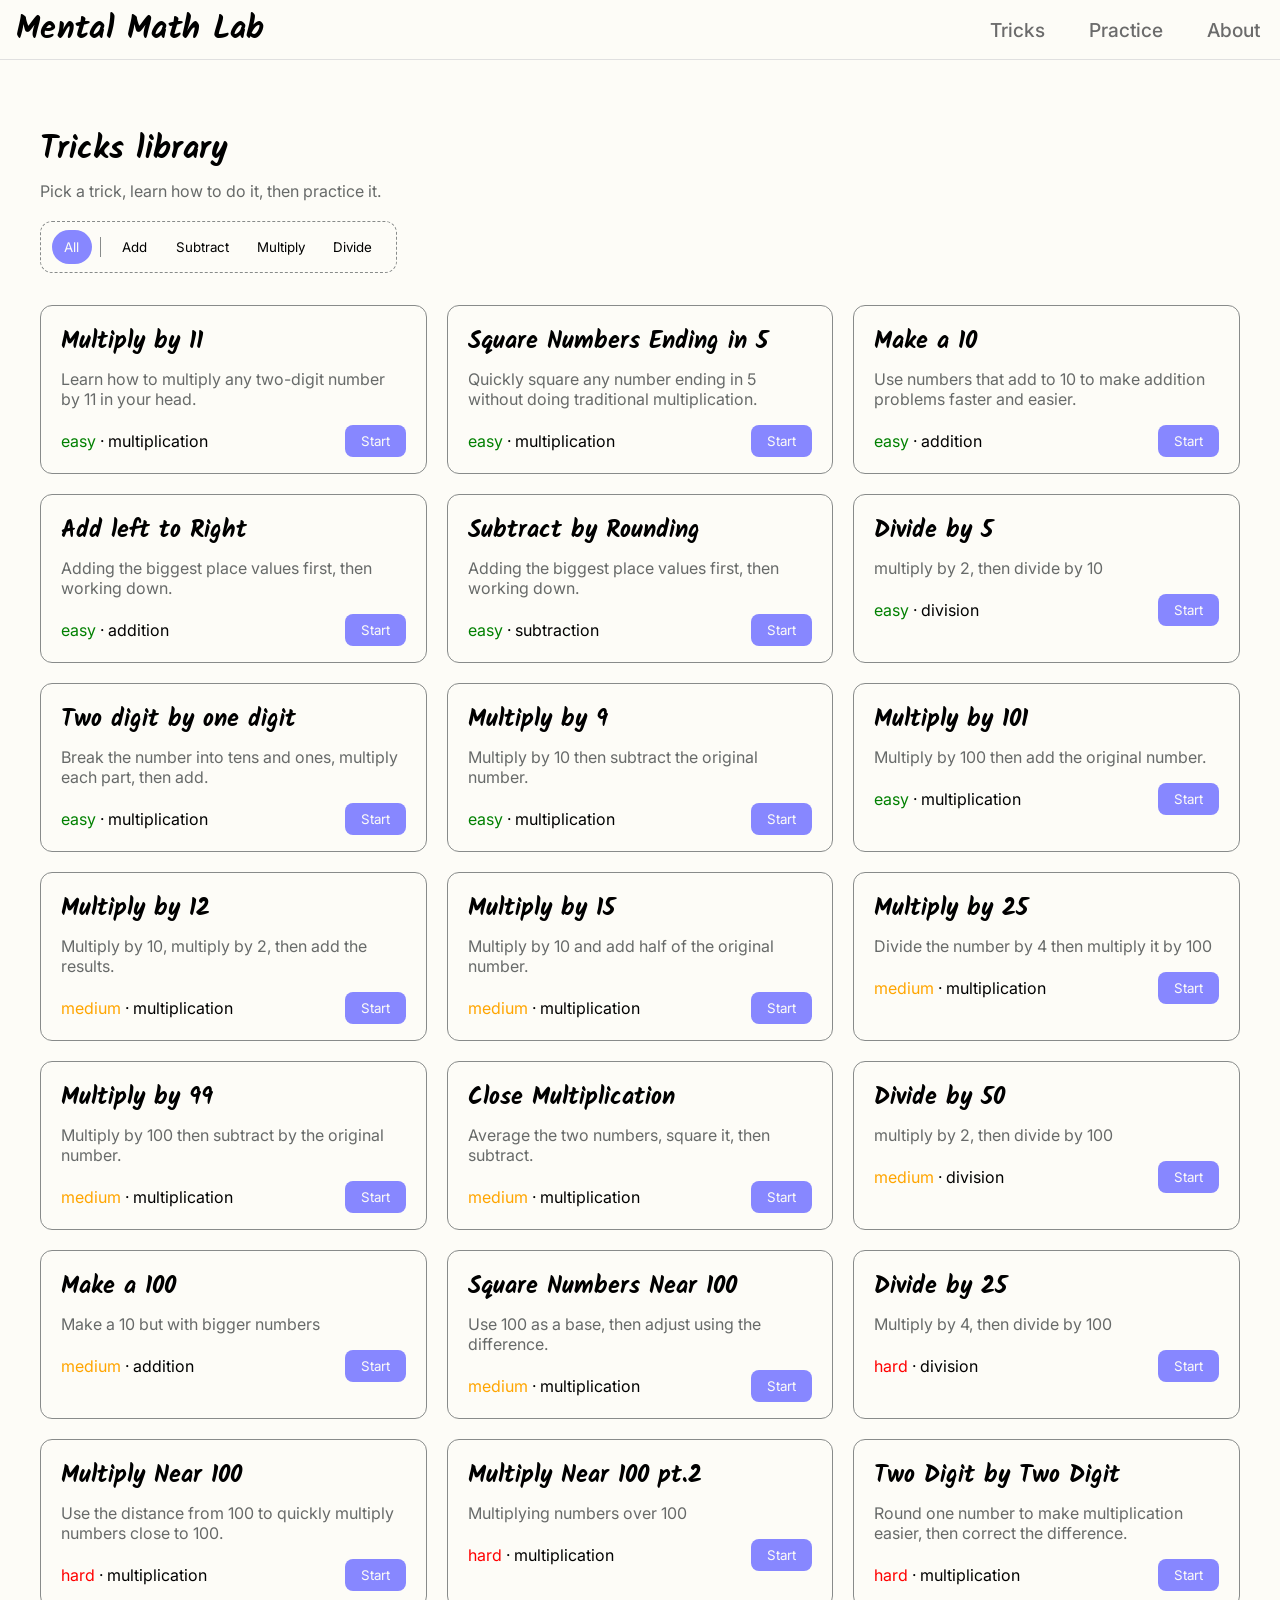
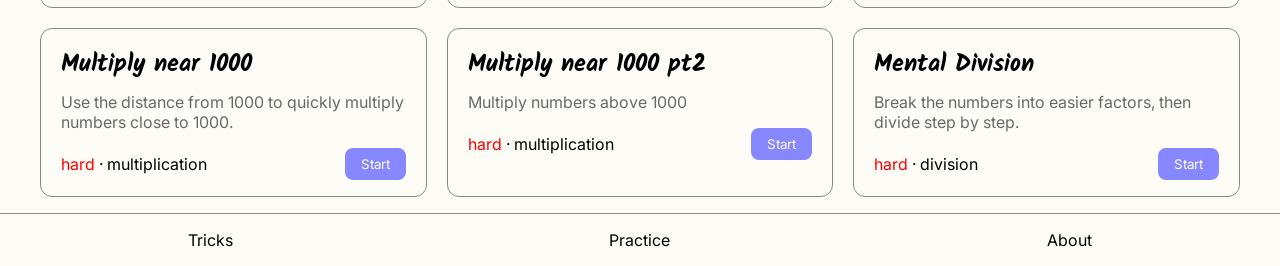
<file: index.html>
<!DOCTYPE html>
<html lang="en">
<head>
    <meta charset="UTF-8">
    <meta name="viewport" content="width=device-width, initial-scale=1.0">
    <title>Tricks Library | Mental Math Lab</title>
    <link rel="preconnect" href="https://fonts.googleapis.com">
    <link href="https://fonts.googleapis.com/css2?family=Kalam:wght@400;700&family=Inter:wght@400;500;600;700&family=JetBrains+Mono:wght@500;700&display=swap" rel="stylesheet">
    <link rel="stylesheet" href="style.css">
</head>
<body>

    <nav>
        <div class="logo">Mental Math Lab</div>

        <div class="links">
            <button class="menuBtn" onclick="toggleMenu()" aria-label="Toggle menu">
                <span></span>
                <span></span>
                <span></span>
            </button>
            <ul id="menu">
                <li><a href="index.html">Tricks</a></li>
                <li><a href="practice.html">Practice</a></li>
                <li><a href="about.html">About</a></li>
            </ul>
        </div>
    </nav>

    <main>

        <header>
            <h1>Tricks library</h1>
            <p>Pick a trick, learn how to do it, then practice it.</p>
        </header>
    
        <div class="filters">
            <button class="active" data-filter="all">All</button>
            <div class="spacer"></div>
            <button data-filter="addition">Add</button>
            <button data-filter="subtraction">Subtract</button>
            <button data-filter="multiplication">Multiply</button>
            <button data-filter="division">Divide</button>
        </div>

        <div class="gallery">

            <div class="card" data-category="multiplication" data-trick="multiply-by-11">
                <h2>Multiply by 11</h2>
                <p>Learn how to multiply any two-digit number by 11 in your head.</p>
                <div class="card-footer">
                    <div class="tags">
                        <span class="easy-difficulty">easy</span>
                        <span>·</span>
                        <span class="multi-category">multiplication</span>
                    </div>
                    
                        <button class="start-btn">Start</button>
                    
                </div>
            </div>

            <div class="card" data-category="multiplication" data-trick="square-num-ending-in-5">
                <h2>Square Numbers Ending in 5</h2>
                <p>Quickly square any number ending in 5 without doing traditional multiplication.</p>
                <div class="card-footer">
                    <div class="tags">
                        <span class="easy-difficulty">easy</span>
                        <span>·</span>
                        <span class="multi-category">multiplication</span>
                    </div>
                    <button class="start-btn">Start</button>
                </div>
            </div>

            <div class="card" data-category="addition" data-trick="make-a-10">
                <h2>Make a 10</h2>
                <p>Use numbers that add to 10 to make addition problems faster and easier.</p>
                <div class="card-footer">
                    <div class="tags">
                        <span class="easy-difficulty">easy</span>
                        <span>·</span>
                        <span class="add-category">addition</span>
                    </div>
                    <button class="start-btn">Start</button>
                </div>
            </div>

            <div class="card" data-category="addition" data-trick="add-left-to-right">
                <h2>Add left to Right</h2>
                <p>Adding the biggest place values first, then working down.</p>
                <div class="card-footer">
                    <div class="tags">
                        <span class="easy-difficulty">easy</span>
                        <span>·</span>
                        <span class="add-category">addition</span>
                    </div>
                    <button class="start-btn">Start</button>
                </div>
            </div>

            <div class="card" data-category="subtraction" data-trick="subtract-by-rounding">
                <h2>Subtract by Rounding</h2>
                <p>Adding the biggest place values first, then working down.</p>
                <div class="card-footer">
                    <div class="tags">
                        <span class="easy-difficulty">easy</span>
                        <span>·</span>
                        <span class="subtraction-category">subtraction</span>
                    </div>
                    <button class="start-btn">Start</button>
                </div>
            </div>

            <div class="card" data-category="division" data-trick="divide-by-5">
                <h2>Divide by 5</h2>
                <p>multiply by 2, then divide by 10</p>
                <div class="card-footer">
                    <div class="tags">
                        <span class="easy-difficulty">easy</span>
                        <span>·</span>
                        <span class="division-category">division</span>
                    </div>
                    <button class="start-btn">Start</button>
                </div>
            </div>

            <div class="card" data-category="multiplication" data-trick="two-digit-by-one-digit">
                <h2>Two digit by one digit</h2>
                <p>Break the number into tens and ones, multiply each part, then add.</p>
                <div class="card-footer">
                    <div class="tags">
                        <span class="easy-difficulty">easy</span>
                        <span>·</span>
                        <span class="multiplication-category">multiplication</span>
                    </div>
                    <button class="start-btn">Start</button>
                </div>
            </div>

            <div class="card" data-category="multiplication" data-trick="multiply-by-9">
                <h2>Multiply by 9</h2>
                <p>Multiply by 10 then subtract the original number.</p>
                <div class="card-footer">
                    <div class="tags">
                        <span class="easy-difficulty">easy</span>
                        <span>·</span>
                        <span class="multiplication-category">multiplication</span>
                    </div>
                    <button class="start-btn">Start</button>
                </div>
            </div>

            <div class="card" data-category="multiplication" data-trick="multiply-by-101">
                <h2>Multiply by 101</h2>
                <p>Multiply by 100 then add the original number.</p>
                <div class="card-footer">
                    <div class="tags">
                        <span class="easy-difficulty">easy</span>
                        <span>·</span>
                        <span class="multiplication-category">multiplication</span>
                    </div>
                    <button class="start-btn">Start</button>
                </div>
            </div>

            <div class="card" data-category="multiplication" data-trick="multiply-by-12">
                <h2>Multiply by 12</h2>
                <p>Multiply by 10, multiply by 2, then add the results.</p>
                <div class="card-footer">
                    <div class="tags">
                        <span class="medium-difficulty">medium</span>
                        <span>·</span>
                        <span class="multi-category">multiplication</span>
                    </div>
                    <button class="start-btn">Start</button>
                </div>
            </div>

            <div class="card" data-category="multiplication" data-trick="multiply-by-15">
                <h2>Multiply by 15</h2>
                <p>Multiply by 10 and add half of the original number.</p>
                <div class="card-footer">
                    <div class="tags">
                        <span class="medium-difficulty">medium</span>
                        <span>·</span>
                        <span class="multi-category">multiplication</span>
                    </div>
                    <button class="start-btn">Start</button>
                </div>
            </div>

            <div class="card" data-category="multiplication" data-trick="multiply-by-25">
                <h2>Multiply by 25</h2>
                <p>Divide the number by 4 then multiply it by 100</p>
                <div class="card-footer">
                    <div class="tags">
                        <span class="medium-difficulty">medium</span>
                        <span>·</span>
                        <span class="multi-category">multiplication</span>
                    </div>
                    <button class="start-btn">Start</button>
                </div>
            </div>

            <div class="card" data-category="multiplication" data-trick="multiply-by-99">
                <h2>Multiply by 99</h2>
                <p>Multiply by 100 then subtract by the original number.</p>
                <div class="card-footer">
                    <div class="tags">
                        <span class="medium-difficulty">medium</span>
                        <span>·</span>
                        <span class="multi-category">multiplication</span>
                    </div>
                    <button class="start-btn">Start</button>
                </div>
            </div>

            <div class="card" data-category="multiplication" data-trick="close-together-multiplication">
                <h2>Close Multiplication</h2>
                <p>Average the two numbers, square it, then subtract.</p>
                <div class="card-footer">
                    <div class="tags">
                        <span class="medium-difficulty">medium</span>
                        <span>·</span>
                        <span class="multi-category">multiplication</span>
                    </div>
                    <button class="start-btn">Start</button>
                </div>
            </div>

            <div class="card" data-category="division" data-trick="divide-by-50">
                <h2>Divide by 50</h2>
                <p>multiply by 2, then divide by 100</p>
                <div class="card-footer">
                    <div class="tags">
                        <span class="medium-difficulty">medium</span>
                        <span>·</span>
                        <span class="division-category">division</span>
                    </div>
                    <button class="start-btn">Start</button>
                </div>
            </div>

            <div class="card" data-category="addition" data-trick="make-a-100">
                <h2>Make a 100</h2>
                <p>Make a 10 but with bigger numbers</p>
                <div class="card-footer">
                    <div class="tags">
                        <span class="medium-difficulty">medium</span>
                        <span>·</span>
                        <span class="multi-category">addition</span>
                    </div>
                    <button class="start-btn">Start</button>
                </div>
            </div>

            <div class="card" data-category="multiplication" data-trick="square-numbers-near-100">
                <h2>Square Numbers Near 100</h2>
                <p>Use 100 as a base, then adjust using the difference.</p>
                <div class="card-footer">
                    <div class="tags">
                        <span class="medium-difficulty">medium</span>
                        <span>·</span>
                        <span class="multi-category">multiplication</span>
                    </div>
                    <button class="start-btn">Start</button>
                </div>
            </div>

            <div class="card" data-category="division" data-trick="divide-by-25">
                <h2>Divide by 25</h2>
                <p>Multiply by 4, then divide by 100</p>
                <div class="card-footer">
                    <div class="tags">
                        <span class="hard-difficulty">hard</span>
                        <span>·</span>
                        <span class="division-category">division</span>
                    </div>
                    <button class="start-btn">Start</button>
                </div>
            </div>

            <div class="card" data-category="multiplication" data-trick="multiply-near-100">
                <h2>Multiply Near 100</h2>
                <p>Use the distance from 100 to quickly multiply numbers close to 100.</p>
                <div class="card-footer">
                    <div class="tags">
                        <span class="hard-difficulty">hard</span>
                        <span>·</span>
                        <span class="multi-category">multiplication</span>
                    </div>
                    <button class="start-btn">Start</button>
                </div>
            </div>

            <div class="card" data-category="multiplication" data-trick="multiply-near-100-pt2">
                <h2>Multiply Near 100 pt.2</h2>
                <p>Multiplying numbers over 100</p>
                <div class="card-footer">
                    <div class="tags">
                        <span class="hard-difficulty">hard</span>
                        <span>·</span>
                        <span class="multi-category">multiplication</span>
                    </div>
                    <button class="start-btn">Start</button>
                </div>
            </div>

            <div class="card" data-category="multiplication" data-trick="two-digit-by-two-digit">
                <h2>Two Digit by Two Digit</h2>
                <p>Round one number to make multiplication easier, then correct the difference.</p>
                <div class="card-footer">
                    <div class="tags">
                        <span class="hard-difficulty">hard</span>
                        <span>·</span>
                        <span class="multi-category">multiplication</span>
                    </div>
                    <button class="start-btn">Start</button>
                </div>
            </div>

            <div class="card" data-category="multiplication" data-trick="multiply-near-1000">
                <h2>Multiply near 1000</h2>
                <p>Use the distance from 1000 to quickly multiply numbers close to 1000.</p>
                <div class="card-footer">
                    <div class="tags">
                        <span class="hard-difficulty">hard</span>
                        <span>·</span>
                        <span class="multi-category">multiplication</span>
                    </div>
                    <button class="start-btn">Start</button>
                </div>
            </div>

            <div class="card" data-category="multiplication" data-trick="multiply-near-1000-pt2">
                <h2>Multiply near 1000 pt2</h2>
                <p>Multiply numbers above 1000</p>
                <div class="card-footer">
                    <div class="tags">
                        <span class="hard-difficulty">hard</span>
                        <span>·</span>
                        <span class="multi-category">multiplication</span>
                    </div>
                    <button class="start-btn">Start</button>
                </div>
            </div>

            <div class="card" data-category="division" data-trick="mental-division">
                <h2>Mental Division</h2>
                <p>Break the numbers into easier factors, then divide step by step.</p>
                <div class="card-footer">
                    <div class="tags">
                        <span class="hard-difficulty">hard</span>
                        <span>·</span>
                        <span class="division-category">division</span>
                    </div>
                    <button class="start-btn">Start</button>
                </div>
            </div>

        </div>
    </main>
    
    <footer>
        <p><a href="index.html">Tricks</a></p>
        <p><a href="practice.html">Practice</a></p>
        <p><a href="about.html">About</a></p>
    </footer>

    <script src="script.js"></script>
</body>
</html>
</file>
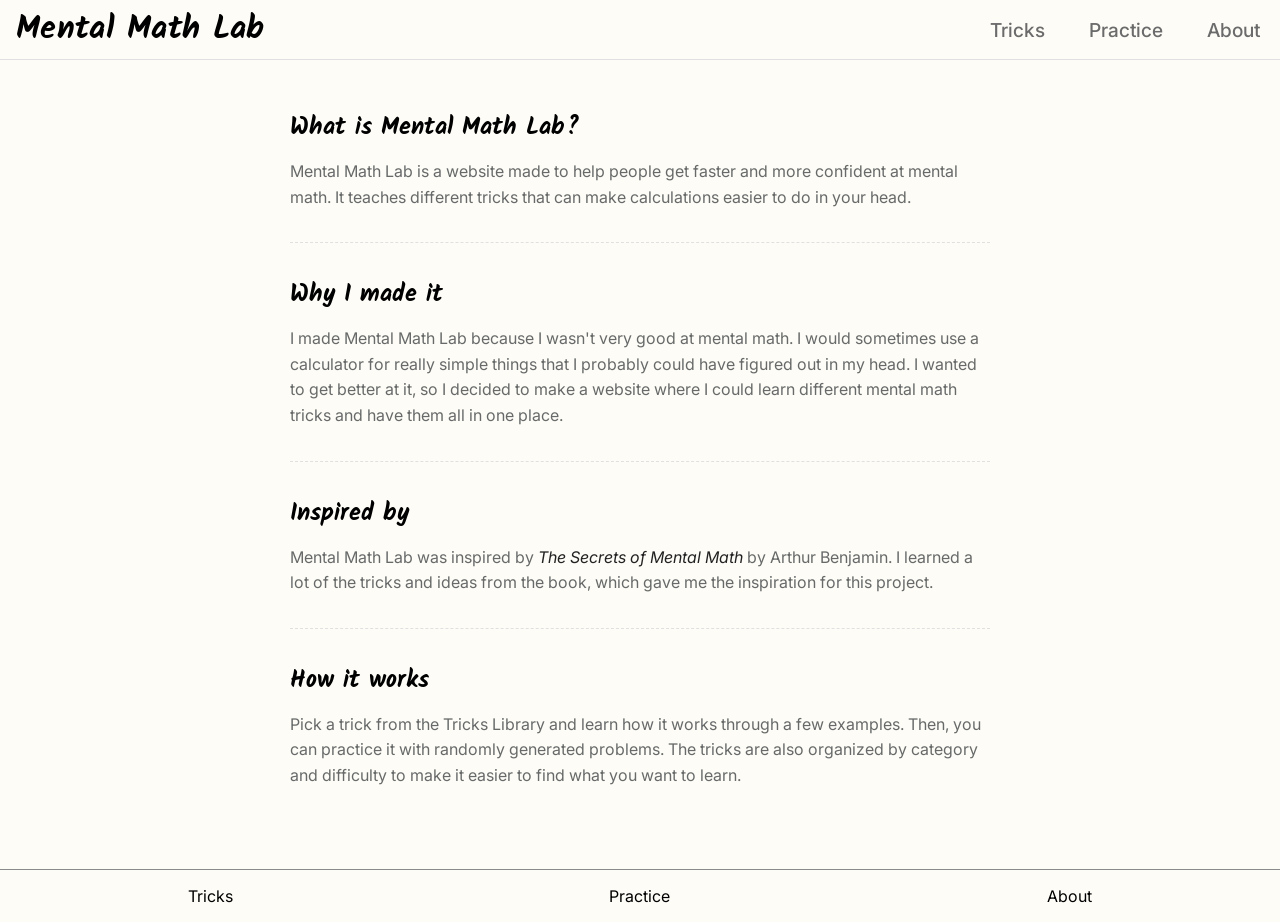
<file: about.html>
<!DOCTYPE html>
<html lang="en">
<head>
    <meta charset="UTF-8">
    <meta name="viewport" content="width=device-width, initial-scale=1.0">
    <title>About | Mental Math Lab</title>
    <link rel="preconnect" href="https://fonts.googleapis.com">
    <link href="https://fonts.googleapis.com/css2?family=Kalam:wght@400;700&family=Inter:wght@400;500;600;700&family=JetBrains+Mono:wght@500;700&display=swap" rel="stylesheet">
    <link rel="stylesheet" href="style.css">
</head>
<body>

    <nav>
        <div class="logo">Mental Math Lab</div>

        <div class="links">
            <button class="menuBtn" onclick="toggleMenu()" aria-label="Toggle menu">
                <span></span>
                <span></span>
                <span></span>
            </button>
            <ul id="menu">
                <li><a href="index.html">Tricks</a></li>
                <li><a href="practice.html">Practice</a></li>
                <li><a href="about.html">About</a></li>
            </ul>
        </div>
    </nav>

    <main>

        <section class="about-section">
            <h2>What is Mental Math Lab?</h2>
            <p>Mental Math Lab is a website made to help people get faster and more confident at mental math. It teaches different tricks that can make calculations easier to do in your head.</p>
        </section>

        <section class="about-section">
            <h2>Why I made it</h2>
            <p>I made Mental Math Lab because I wasn't very good at mental math. I would sometimes use a calculator for really simple things that I probably could have figured out in my head. I wanted to get better at it, so I decided to make a website where I could learn different mental math tricks and have them all in one place.</p>
        </section>

        <section class="about-section">
            <h2>Inspired by</h2>
            <p>Mental Math Lab was inspired by <em>The Secrets of Mental Math</em> by Arthur Benjamin. I learned a lot of the tricks and ideas from the book, which gave me the inspiration for this project.</p>
        </section>

        <section class="about-section">
            <h2>How it works</h2>
            <p>Pick a trick from the Tricks Library and learn how it works through a few examples. Then, you can practice it with randomly generated problems. The tricks are also organized by category and difficulty to make it easier to find what you want to learn.</p>
        </section>
    </main>
    
    <footer>
        <p><a href="index.html">Tricks</a></p>
        <p><a href="practice.html">Practice</a></p>
        <p><a href="about.html">About</a></p>
    </footer>

    <script src="script.js"></script>
</body>
</html>
</file>
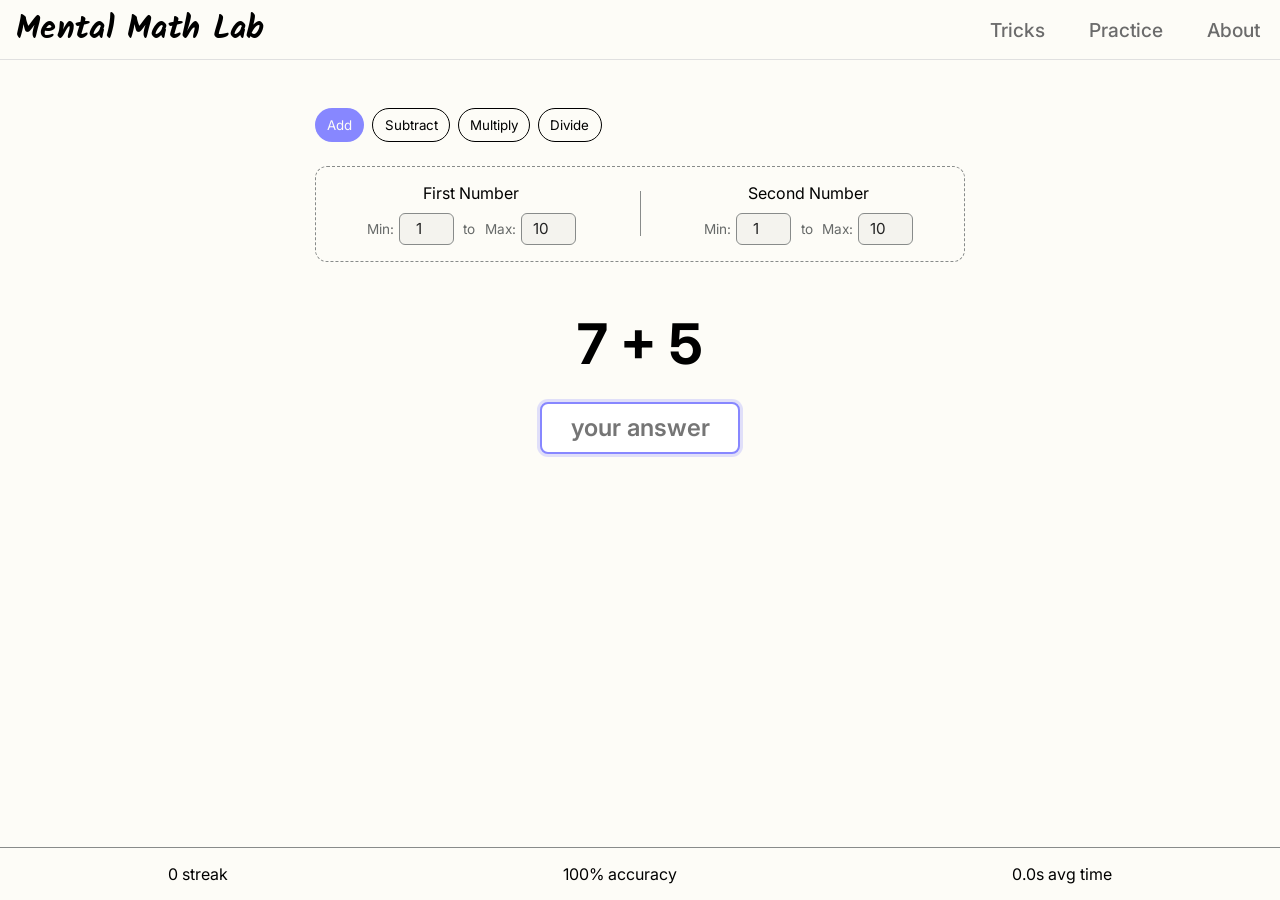
<file: practice.html>
<!DOCTYPE html>
<html lang="en">
<head>
    <meta charset="UTF-8">
    <meta name="viewport" content="width=device-width, initial-scale=1.0">
    <title>Practice | Mental Math Lab</title>
    <link rel="preconnect" href="https://fonts.googleapis.com">
    <link href="https://fonts.googleapis.com/css2?family=Kalam:wght@400;700&family=Inter:wght@400;500;600;700&family=JetBrains+Mono:wght@500;700&display=swap" rel="stylesheet">
    <link rel="stylesheet" href="style.css">
</head>
<body>

    <nav>
        <div class="logo">Mental Math Lab</div>

        <div class="links">
            <button class="menuBtn" onclick="toggleMenu()" aria-label="Toggle menu">
                <span></span>
                <span></span>
                <span></span>
            </button>
            <ul id="menu">
                <li><a href="index.html">Tricks</a></li>
                <li><a href="practice.html">Practice</a></li>
                <li><a href="about.html">About</a></li>
            </ul>
        </div>
    </nav>

    <main>
        <div class="catergories">
            <button class="active">Add</button>
            <button>Subtract</button>
            <button>Multiply</button>
            <button>Divide</button>
        </div>

        <div class="range">
            <div class="num-group">
                <span>First Number</span>
                <div class="inputs">
                    <label for="">
                        <span>Min:</span>
                        <input type="number" class="range-input" id="min-num1" value="1" min="1" max="999">
                    </label>
                    <span class="range-separator">to</span>
                    <label for="">
                        <span>Max:</span>
                        <input type="number" class="range-input" id="max-num1" value="10" min="1" max="999">
                    </label>
                </div>
            </div>

            <div class="spacer"></div>

            <div class="num-group">
                <span>Second Number</span>
                <div class="inputs">
                    <label for="">
                        <span>Min:</span>
                        <input type="number" class="range-input" id="min-num2" value="1" min="1" max="999">
                    </label>
                    <span class="range-separator">to</span>
                    <label for="">
                        <span>Max:</span>
                        <input type="number" class="range-input" id="max-num2" value="10" min="1" max="999">
                    </label>
                </div>

            </div>
        </div>
            
        <div class="workspace">
            <h1 class="equation" id="equation">
                <span id="num1"></span>
                <span id="operator">+</span>
                <span id="num2"></span>

            </h1>

            <input type="number" id="user-answer" placeholder="your answer" autofocus>
            <p id="feedback"></p>
        </div>

    </main>

    <footer>
        <p id="streak">0 streak</p>
        <p id="accuracy">100% accuracy</p>
        <p id="avg-time">0s avg time</p>
    </footer>
    
    <script src="script.js"></script>
    <script src="practice.js"></script>
</body>
</html>
</file>
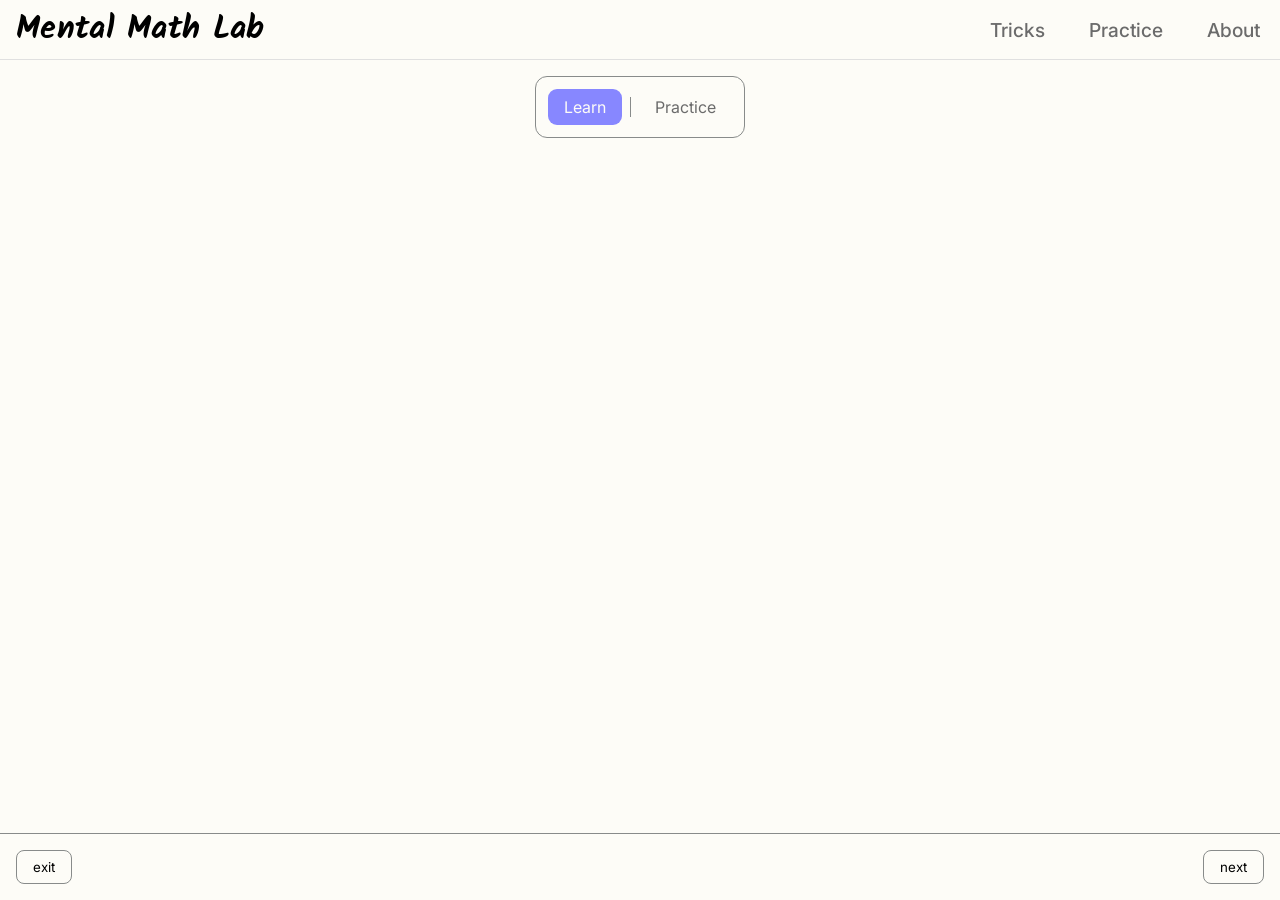
<file: tricks.html>
<!DOCTYPE html>
<html lang="en">
<head>
    <meta charset="UTF-8">
    <meta name="viewport" content="width=device-width, initial-scale=1.0">
    <title>Mental Math Lab</title>
    <link rel="preconnect" href="https://fonts.googleapis.com">
    <link href="https://fonts.googleapis.com/css2?family=Kalam:wght@400;700&family=Inter:wght@400;500;600;700&family=JetBrains+Mono:wght@500;700&display=swap" rel="stylesheet">
    <link rel="stylesheet" href="style.css">
</head>
<body>

    <nav>
        <div class="logo">Mental Math Lab</div>

        <div class="links">
            <button class="menuBtn" onclick="toggleMenu()" aria-label="Toggle menu">
                <span></span>
                <span></span>
                <span></span>
            </button>
            <ul id="menu">
                <li><a href="index.html">Tricks</a></li>
                <li><a href="practice.html">Practice</a></li>
                <li><a href="about.html">About</a></li>
            </ul>
        </div>
    </nav>

    <div class="lesson-tabs">
        <button class="lesson-tab active" id="learn-btn">Learn</button>
        <div class="tab-divider"></div>
        <button class="lesson-tab" id="practice-btn">Practice</button>
    </div>

    <main class="trick-main">
        <div class="explaination" id="explaination">
            <!--Trick sections go into here using js-->
        </div>

        <section id="practice" class="hidden">
            <h1 class="practice-title">Practice</h1>
    
            <div class="workspace">
                <h1 class="equation" id="equation">
                    <span id="num1"></span>
                    <span id="operator">x</span>
                    <span id="num2"></span>
    
                </h1>
    
                <input type="number" id="user-answer" placeholder="your answer" autofocus>
                <p id="feedback"></p>
            </div>
        </section>
    </main>

    <footer class="footer-trick">
        <button id="back-btn">exit</button>
        <button id="next-btn">next</button>
    </footer>

    <script src="script.js"></script>
    <script src="tricks.js"></script>
</body>
</html>
</file>
<file: style.css>
:root {
    --nav-height: 60px;

    --link-color: #6B6B6B;
    --link-hover-color: #000000;

    --text-color: #222;
    --muted-text: #676a69;
    --border-color: #888b8a;
    --light-border: #e0e0e0;

    --bg-color: #fdfcf7;

    --btn-bg-color: #8787ff;
}

* {
    margin: 0;
    padding: 0;
    box-sizing: border-box;
    font-family: 'Inter', sans-serif;
}

body {
    background-color: var(--bg-color);
    min-height: 100vh;
    display: flex;
    flex-direction: column;
}

nav {
    width: 100%;
    height: var(--nav-height);
    display: flex;
    align-items: center;
    justify-content: space-between;
    border-bottom: 1px solid var(--light-border);
    position: relative;
}


.logo {
    font-family: 'Kalam', cursive;
    font-weight: 700;
    font-size: 2rem;
    color: black;
    letter-spacing: 0.3px;
    gap: 0.4rem;
    margin-left: 1rem;
}

.links {
    display: flex;
    align-items: center;
}

ul li {
    list-style: none;
    display: inline-block;
    margin: 0px 20px;
}

ul li a {
    text-decoration: none;
    color: var(--link-color);
    font-size: 1.2rem;
    font-weight: 500;
    transition: color 0.2s ease, text-decoration 0.2s ease;
}

ul li a:hover {
    text-decoration: underline;
    color: var(--link-hover-color);
    text-underline-offset: 4px;
}

.menuBtn {
    display: none;
    flex-direction: column;
    justify-content: center;
    align-items: center;
    gap: 5px;
    width: 44px;
    height: 44px;
    margin: 0 10px;
    background: none;
    border: none;
    cursor: pointer;
    padding: 0;
}

.menuBtn span {
    display: block;
    width: 24px;
    height: 3px;
    background-color: black;
    border-radius: 2px;
    transition: transform 0.25s ease, opacity 0.2s ease;
}

@media only screen and (max-width: 700px) {
    .menuBtn {
        display: flex;
    }

    .logo {
        font-size: 1.5rem;
    }

    #menu {
        display: none;
        width: 100%;
        background: var(--bg-color);
        border-bottom: 1px solid var(--light-border);
        position: absolute;
        top: var(--nav-height);
        right: 0;
        text-align: center;
        padding: 10px 0;
        z-index: 10;
    }

    #menu.show {
        display: block;
    }

    ul {
        display: none;
    }

    ul li {
        display: block;
        margin: 25px;
    }
}

nav.menu-open .menuBtn span:nth-child(1) {
    transform: translateY(8px) rotate(45deg);
}

nav.menu-open .menuBtn span:nth-child(2) {
    opacity: 0;
}

nav.menu-open .menuBtn span:nth-child(3) {
    transform: translateY(-8px) rotate(-45deg);
}
main {
    width: min(100% - 40px, 1200px);
    margin: 0 auto;
    padding-top: 3rem;
    position: relative;
    z-index: 1;
    flex: 1;
    margin-bottom: 1rem;
}

header {
    margin: 1rem 0 1.2rem;
    padding: 0;
}

header h1 {
    font-family: 'Kalam', cursive;
    margin: 0 0 0.4rem;
}

header p {
    margin: 0;
    color: var(--muted-text);
}

.filters {
    display: flex;
    align-items: center;
    gap: 0.25rem;
    border: 1px dashed var(--border-color);
    border-radius: 12px;
    padding: 0.5rem 0.7rem;
    margin: 12px 0 2rem;
    width: fit-content;
}

.filters button {
    border: 1px solid transparent;
    border-radius: 24px;
    background: none;
    padding: 0.5rem 0.7rem;
    cursor: pointer;
    transition: background 0.15s ease, border-color 0.15s ease;
}

.filters button:hover {
    border-color: var(--border-color);
}

.filters button.active {
    background: var(--btn-bg-color);
    color: var(--bg-color);
}

.filters button.active:hover {
    border-color: transparent;
}

.spacer {
    width: 1px;
    height: 20px;
    background-color: var(--border-color);
    margin: 0 0.3rem;
}

.gallery {
    display: grid;
    grid-template-columns: repeat(3, minmax(0, 1fr));
    gap: 20px;
    width: 100%;
    margin: 0 auto;
}

@media (max-width: 1100px) {
    .gallery {
        grid-template-columns: repeat(2, minmax(0, 1fr));
    }
}

@media (max-width: 800px) {
    main {
        width: min(100% - 30px, 500px);
    }

    .gallery {
        grid-template-columns: 1fr;
    }
}

.card {
    border: 1px solid var(--border-color);
    border-radius: 12px;
    padding: 1rem 1.25rem;
    margin: 0;
    width: auto;   
    min-width: 0;
    transition: transform 0.2s ease, box-shadow 0.2s ease;
}

.card:hover {
    transform: translateY(-2px);
    box-shadow: 0 4px 8px rgba(0, 0, 0, 0.1);
}

.card h2 {
    font-size: 1.5rem;
    margin-bottom: 0.5rem;
    font-family: 'Kalam', cursive;
}

.card p {
    font-size: 1rem;
    color: var(--muted-text);
    margin-bottom: 1rem;
}

.card-footer {
    margin-top: 1rem;
    display: flex;
    justify-content: space-between;
    align-items: center;
}

.card .start-btn {
    background: var(--btn-bg-color);
    color: var(--bg-color);
    border: none;
    padding: 0.5rem 1rem;
    border-radius: 8px;
    cursor: pointer;
    transition: background-color 0.2s ease;
}

.card .start-btn:hover {
    background-color: rgb(92, 92, 198);
}

.card .start-btn:active {
    background-color: rgb(75, 75, 160);
}

.easy-difficulty {
    color: green;
}

.medium-difficulty {
    color: orange;
}

.hard-difficulty {
    color: red;
}

/*Practice page styles*/
.catergories {
    max-width: 650px;
    margin: 0 auto;
    display: flex;
    align-items: center;
    gap: 0.5rem;
}

.catergories button {
    border: 1px solid;
    border-radius: 24px;
    background: none;
    padding: 0.5rem 0.7rem;
    cursor: pointer;
    transition: background 0.15s ease, border-color 0.15s ease;
}

.catergories button:hover {
    background-color: rgb(241, 241, 255);
}

.catergories button.active {
    background: var(--btn-bg-color);
    color: var(--bg-color);
    border: 1px solid transparent;
}

.range {
    max-width: 650px;
    margin: 1.5rem auto;
    padding: 1rem;
    border: 1.5px dashed var(--border-color);
    border-radius: 12px;
    background-color: var(--bg-color);
    display: flex;
    align-items: center;
    justify-content: space-between;
    gap: 1.5rem;
}

.num-group {
    display: flex;
    flex-direction: column;
    align-items: center;
    gap: 0.6rem;
    flex: 1;
}

.group-title {
    font-size: 0.95rem;
    font-weight: 600;
    color: var(--text-color);
}

.inputs {
    display: flex;
    align-items: center;
    gap: 0.6rem;
}

.inputs label {
    display: flex;
    align-items: center;
    gap: 0.3rem;
    font-size: 0.85rem;
    color: var(--muted-text);
}

.inputs input[type="number"] {
    width: 55px;
    padding: 0.35rem;
    text-align: center;
    font-size: 0.95rem;
    font-family: inherit;
    border: 1px solid var(--border-color);
    border-radius: 6px;
    background-color: #f4f3ee;
    color: var(--text-color);
    outline: none;
    transition: all 0.15s ease;
}

.inputs input[type="number"]:focus {
    border-color: var(--btn-bg-color);
    background-color: #ffffff;
    box-shadow: 0 0 0 2px rgba(135, 135, 255, 0.2);
}

.range-separator {
    font-size: 0.85rem;
    color: var(--muted-text);
}

.range .spacer {
    height: 45px;
}

@media (max-width: 550px) {
    .range {
        flex-direction: column;
        gap: 1.25rem;
    }

    .range .spacer {
        width: 100%;
        height: 1px;
    }
}

.workspace {
    display: flex;
    flex-direction: column;
    align-items: center;
    justify-content: center;
    gap: 1.5rem;
    margin: 3rem auto;
}

.equation {
    font-size: 3.5rem;
    margin: 0;
    font-weight: 700;
}

#user-answer {
    width: 200px;
    padding: 0.6rem;
    font-size: 1.5rem;
    text-align: center;
    font-weight: 600;
    border: 2px solid var(--border-color);
    border-radius: 8px;
    background-color: #ffffff;
    color: var(--text-color);
    outline: none;
    transition: all 0.2s ease;
}

#user-answer:focus {
    border-color: var(--btn-bg-color);
    box-shadow: 0 0 0 3px rgba(135, 135, 255, 0.25);
}

#user-answer::-webkit-outer-spin-button,
#user-answer::-webkit-inner-spin-button {
    -webkit-appearance: none;
    margin: 0;
}
#user-answer[type=number] {
    appearance: textfield;
    -moz-appearance: textfield;
}

#feedback.correct {
    color: #2e8b57;
}

#feedback.incorrect {
    color: #d9534f;
}

footer {
    display: flex;
    align-items: center;
    justify-content: space-around;
    width: 100%;
    border-top: 1px solid var(--border-color);
    padding: 1rem 0;
}

.footer-trick {
    display: flex;
    justify-content: space-between;
    padding: 1rem;
}

footer button {
    background-color: var(--bg-color);
    color: black;
    border: 1px solid var(--border-color);
    padding: 0.5rem 1rem;
    border-radius: 8px;
    cursor: pointer;
    transition: all 0.15s ease;
}

footer button:hover {
    background-color: var(--btn-bg-color);
    color: var(--bg-color)
}

footer a {
    color: black;
    text-decoration: none;
}

footer a:hover {
    text-decoration: underline;
    color: var(--link-color);
}

/*The page teaching the trick*/

.lesson-tabs {
    display: flex;
    align-items: center;
    width: fit-content;
    justify-content: center;
    border: 1px solid #888b8a;
    border-radius: 12px;
    padding: 0.25rem;
    margin: 1rem auto;
}

.lesson-tab {
    border: none;
    background: none;
    border-radius: 9px;
    padding: 0.5rem 1rem;
    margin: 0.5rem;
    font-size: 1rem;
    cursor: pointer;
    color: #6B6B6B;

    transition: background 0.15s ease, color 0.15s ease;
}

.lesson-tab:hover {
    color: #000;
}

.lesson-tab.active {
    background: var(--btn-bg-color);
    color: var(--bg-color);
}

.tab-divider {
    width: 1px;
    height: 20px;
    background-color: #888b8a;
}

/*learning page */
.trick-main {
    display: flex;
    flex-direction: column;
    min-height: 0;
    height: calc(100vh - var(--nav-height) - 70px); 
    overflow: hidden;
}

.explaination {
    text-align: center;
    max-width: 700px;
    margin: 0 auto;
    flex: 1;
    display: flex;
    flex-direction: column;
    width: 100%;
}

.example {
    flex: 1;
    display: flex;
    flex-direction: column;
    justify-content: center;
    align-items: center;
    margin: 0;
    min-height: 0;
}

.example h1 {
    font-size: 3.5rem;
    margin-bottom: 2rem;
}

.example p {
    font-size: 1.5rem;
    margin: 2rem 0 1rem;
}

.digits, .addition, .answer, .carry {
    font-size: 4rem;
    gap: 2rem;
    margin: 1.5rem 0;
}

.example h2 {
    font-size: 3rem;
    margin-top: 2rem;
}

.answer .middle {
    background: var(--btn-bg-color);
    color: var(--bg-color);
    padding: 0.1rem 0.4rem;
    border-radius: 8px;
}

/*Practice page for the trick page*/
.hidden {
    display: none;
}

.practice-title {
    text-align: center;
}

/*about page*/
.about-section {
    max-width: 700px;
    margin: 0 auto 2rem;
    padding-bottom: 2rem;
    border-bottom: 1px dashed var(--light-border);
}

.about-section:last-child {
    border-bottom: none;
}

.about-section h2 {
    font-family: 'Kalam', cursive;
    font-size: 1.5rem;
    margin-bottom: 0.75rem;
}

.about-section p {
    color: var(--muted-text);
    line-height: 1.6;
}

.about-section em {
    color: var(--text-color);
    font-style: italic;
}
</file>
